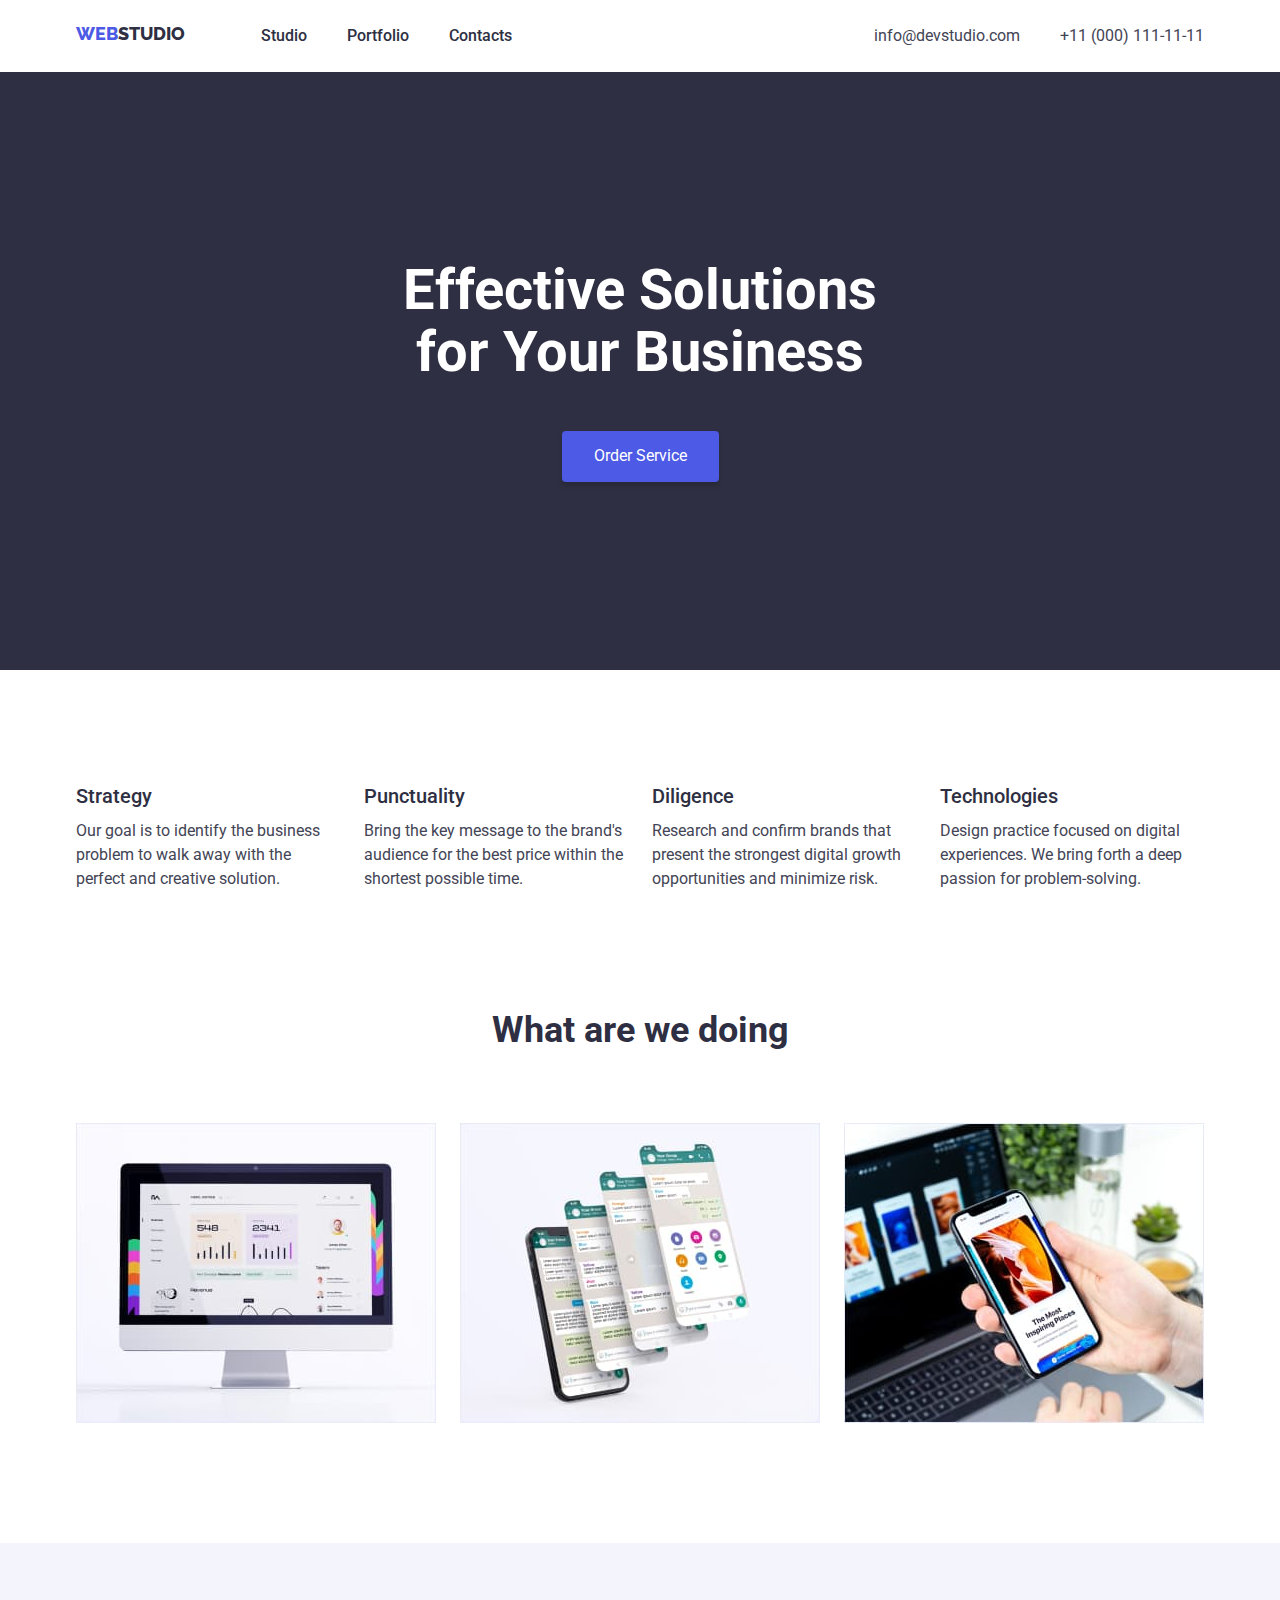
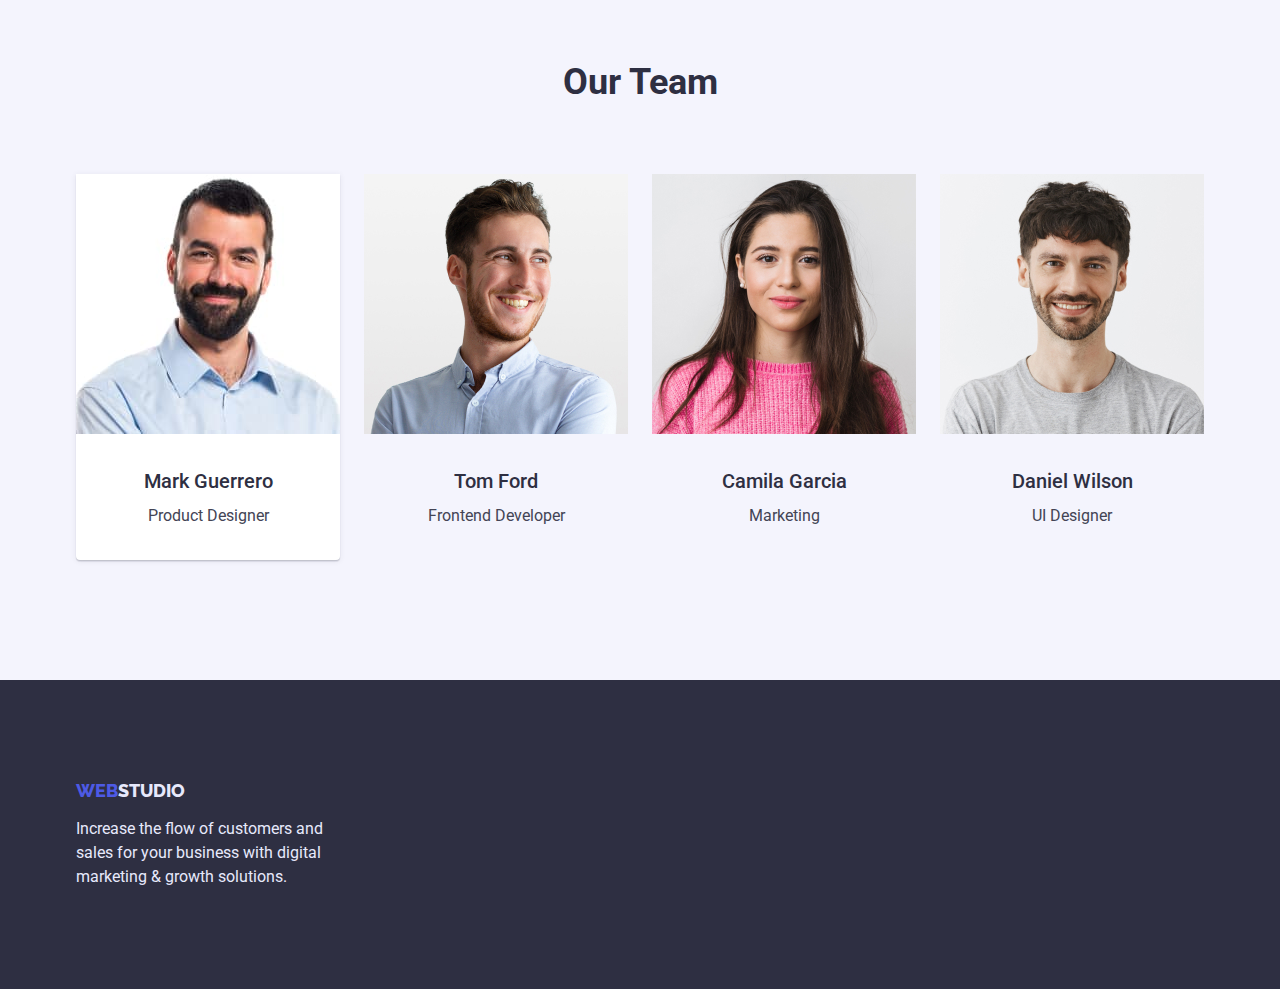
<file: index.html>
<!DOCTYPE html>
<html lang="en">

<head>
    <meta charset="UTF-8">
    <meta http-equiv="X-UA-Compatible" content="IE=edge">
    <meta name="viewport" content="width=device-width, initial-scale=1.0">
    <title>Web Studio</title>
    <link rel="stylesheet" href="https://cdnjs.cloudflare.com/ajax/libs/modern-normalize/1.0.0/modern-normalize.min.css" />
    <link rel="preconnect" href="https://fonts.googleapis.com">
    <link rel="preconnect" href="https://fonts.gstatic.com" crossorigin>
    <link
        href="https://fonts.googleapis.com/css2?family=Raleway:wght@800&family=Roboto:wght@400;500;700;900&display=swap"
        rel="stylesheet">
    <link rel="stylesheet" href="style.css">
</head>

<body>

    <!-- /////////////////header -->
    <header class="header">
        <div class="container header-container">
            <nav>
                <a class="logo link" href="./index.html">Web<span>Studio</span></a>
                <ul class="nav-list">
                    <li class="nav-item"><a class="header-link link" href="./index.html">Studio</a></li>
                    <li class="nav-item"><a class="header-link link" href="./portfolio.html">Portfolio</a></li>
                    <li class="nav-item"><a class="header-link link" href="">Contacts</a></li>
                </ul>
            </nav>
            <address>
                <ul class="address-list">
                    <li class="address-item"><a class="header-link link"
                            href="mailto:info@devstudio.com">info@devstudio.com</a></li>
                    <li class="address-item"><a class="header-link link" href="tel:+110001111111">+11 (000) 111-11-11</a>
                    </li>
                </ul>
            </address>
        </div>
    </header>

    <!-- ///////////////////////main -->
    <main>

        <!--//////////////////// hero  -->
        <section class="hero-section">
            <div class="container">
                <h1 class="main-title">Effective Solutions for Your Business</h1>
                <button class="hero-btn btn" type="button">Order Service</button>
            </div>
        </section>

        <!--//////////////////// Our features  -->
        <section class="section">
            <div class="container our_features-container">
                <h2 class="tier2-title our_features-title">Our features</h2>
                <ul class="wrapper-list our_features-list">
                    <li  class="our_features-item">
                        <h3 class="tier3-title">
                            Strategy
                        </h3>
                        <p class="text">
                            Our goal is to identify the business
                            problem to walk away with the perfect and creative solution.
                        </p>
                    </li>
                    <li class="our_features-item">
                        <h3 class="tier3-title">
                            Punctuality
                        </h3>
                        <p class="text">
                            Bring the key message to the brand's audience for the best price within the shortest possible
                            time.
                        </p>
                    </li>
                    <li class="our_features-item">
                        <h3 class="tier3-title">
                            Diligence
                        </h3>
                        <p class="text">
                            Research and confirm brands that present the strongest digital growth opportunities and minimize
                            risk.
                        </p>
                    </li>
                    <li class="our_features-item">
                        <h3 class="tier3-title">
                            Technologies
                        </h3>
                        <p class="text">
                            Design practice focused on digital experiences. We bring forth a deep passion for
                            problem-solving.
                        </p>
                    </li>
                </ul>
            </div>
        </section>

        <!--//////////////////// what-we-do  -->
        <section class="section">
            <div class="container">
                <h2 class="tier2-title">What are we doing</h2>
                <ul class="wrapper-list">
                    <li><img src="./images/workflow-1.jpg" alt="workflow photo" width="360"></li>
                    <li><img src="./images/workflow-2.jpg" alt="workflow photo" width="360"></li>
                    <li><img src="./images/workflow-3.jpg" alt="workflow photo" width="360"></li>
                </ul>
            </div>
        </section>

        <!--//////////////////// our-team  -->
        <section class="section our_team-section">
            <div class="container">
                <h2 class="tier2-title">Our Team</h2>
                <ul class="our_team-list wrapper-list">
                    <li class="our_team-item">
                        <img src="./images/photo-1.jpg" alt="employee photo" width="264">
                        <div class="our_team-card-content">
                            <h3 class="tier3-title">Mark Guerrero</h3>
                            <p class="text">Product Designer</p>
                        </div>
                    </li>
                    <li>
                        <img src="./images/photo-2.jpg" alt="employee photo" width="264">
                        <div class="our_team-card-content">
                            <h3 class="tier3-title">Tom Ford</h3>
                            <p class="text">Frontend Developer</p>
                        </div>
                    </li>
                    <li>
                        <img src="./images/photo-3.jpg" alt="employee photo" width="264">
                        <div class="our_team-card-content">
                            <h3 class="tier3-title">Camila Garcia</h3>
                            <p class="text">Marketing</p>
                        </div>
                    </li>
                    <li>
                        <img src="./images/photo-4.jpg" alt="employee photo" width="264">
                        <div class="our_team-card-content">
                            <h3 class="tier3-title">Daniel Wilson</h3>
                            <p class="text">UI Designer</p>
                        </div>
                    </li>
                </ul>
            </div>
        </section>
    </main>

    <!-- ////////////////////footer  -->
    <footer class="footer">
        <div class="container">
            <a class="logo link" href="./index.html">Web<span>Studio</span></a>
            <p class="footer-text">Increase the flow of customers and sales for your business with digital marketing &
                growth solutions.</p>
        </div>
    </footer>
</body>

</html>
</file>
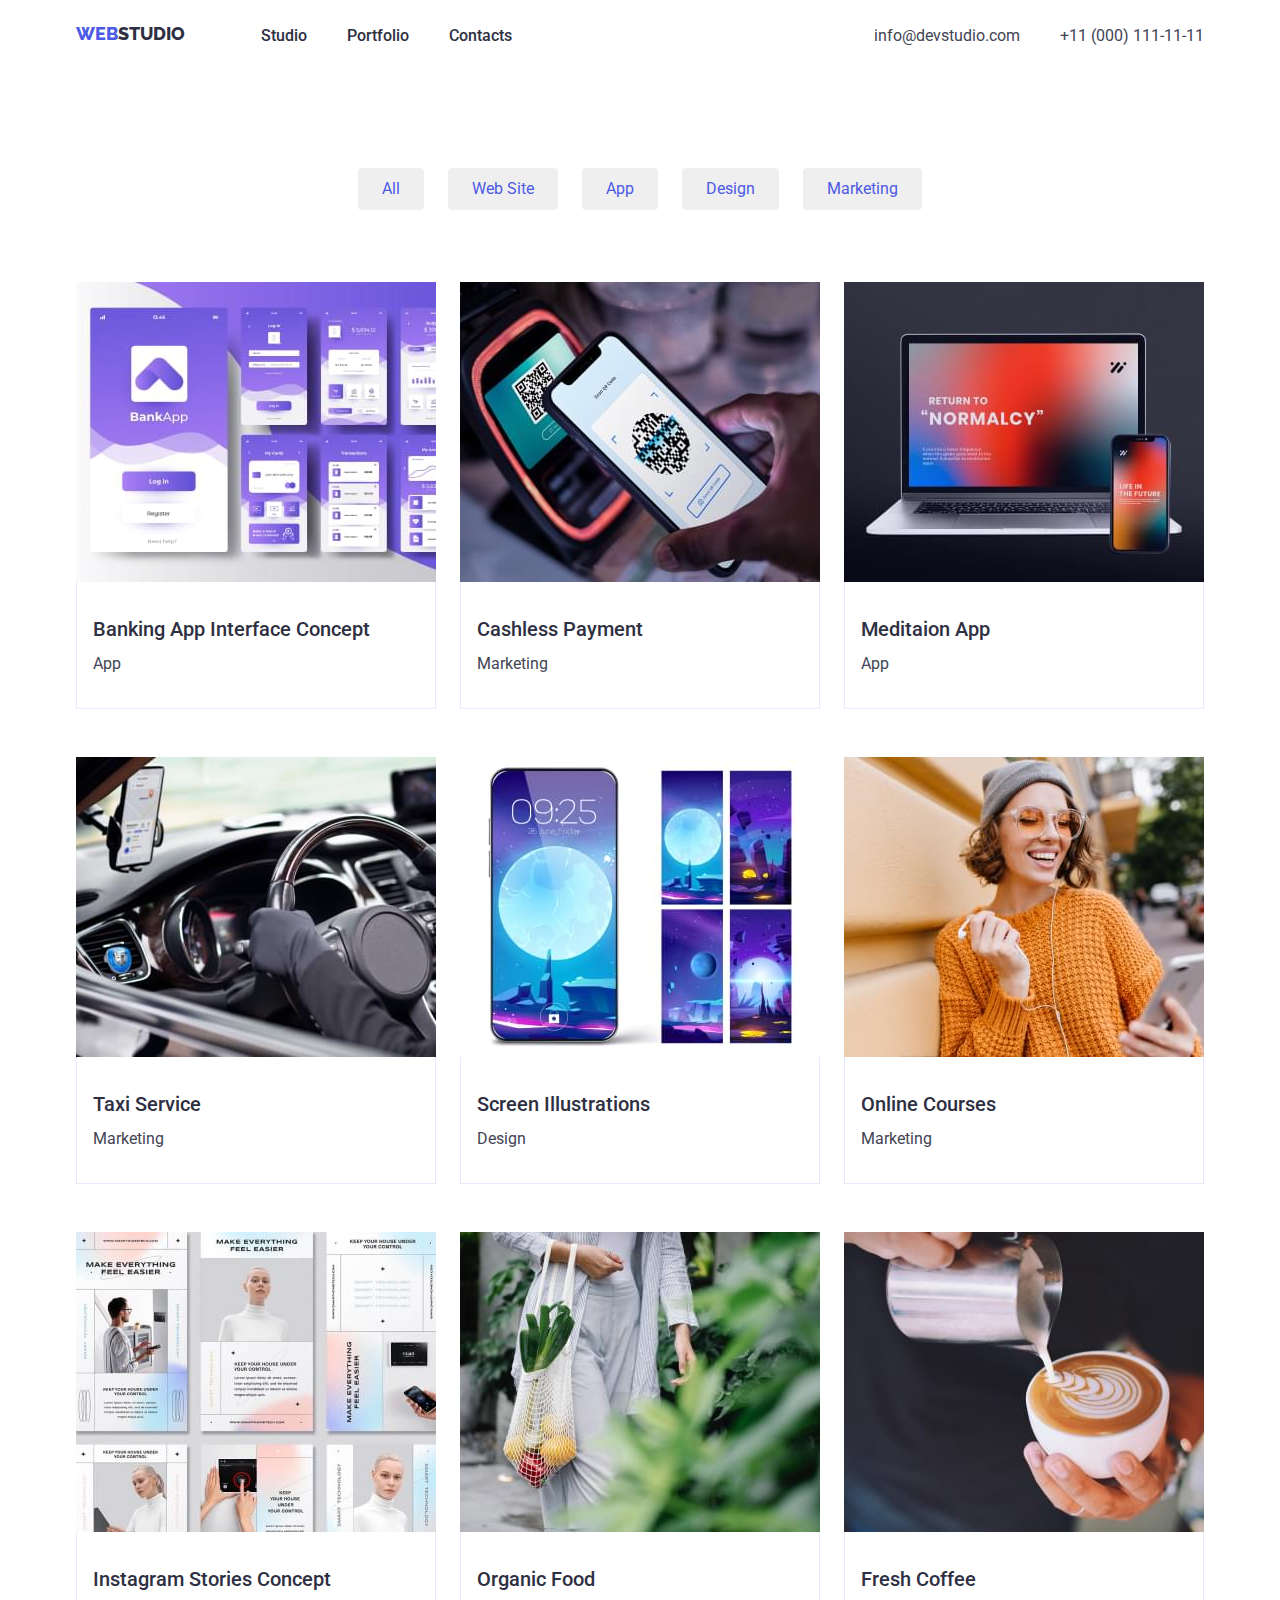
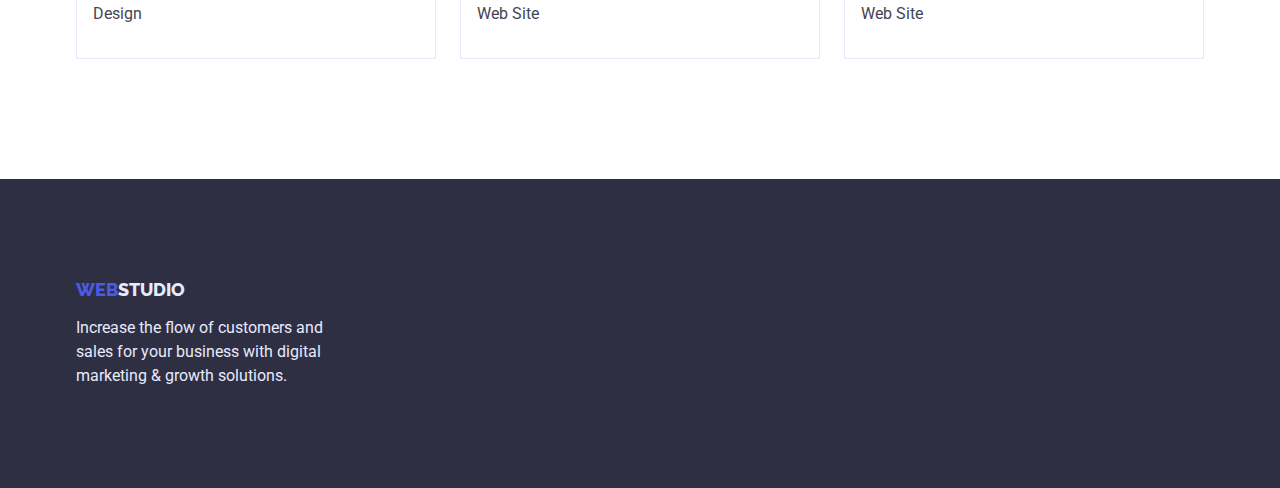
<file: portfolio.html>
<!DOCTYPE html>
<html lang="en">

<head>
    <meta charset="UTF-8">
    <meta http-equiv="X-UA-Compatible" content="IE=edge">
    <meta name="viewport" content="width=device-width, initial-scale=1.0">
    <title>WebStudio</title>
    <link rel="stylesheet" href="https://cdnjs.cloudflare.com/ajax/libs/modern-normalize/1.0.0/modern-normalize.min.css" />
    <link rel="preconnect" href="https://fonts.googleapis.com"><link rel="preconnect" href="https://fonts.gstatic.com" crossorigin>
    <link href="https://fonts.googleapis.com/css2?family=Raleway:wght@800&family=Roboto:wght@400;500;700;900&display=swap" rel="stylesheet">
    <link rel="stylesheet" href="style.css"> 
</head>    
<body>
    
    <!-- /////////////////header -->
    <header class="header">
        <div class="container header-container">
            <nav>
                <a class="logo link" href="./index.html">Web<span>Studio</span></a>
                <ul class="nav-list">
                    <li class="nav-item"><a class="header-link link" href="./index.html">Studio</a></li>
                    <li class="nav-item"><a class="header-link link" href="./portfolio.html">Portfolio</a></li>
                    <li class="nav-item"><a class="header-link link" href="">Contacts</a></li>
                </ul>
            </nav>
            <address>
                <ul class="address-list">
                    <li class="address-item"><a class="header-link link"
                            href="mailto:info@devstudio.com">info@devstudio.com</a></li>
                    <li class="address-item"><a class="header-link link" href="tel:+110001111111">+11 (000) 111-11-11</a>
                    </li>
                </ul>
            </address>
        </div>
    </header>

    <!-- ///////////////////////main -->
    <main class="main">
        <section class="section portfolio-section">

            <div class="container">
                <!-- /////////////////////////////tabs -->
                <ul class="tabs-list wrapper-list">
                    <li class="tab-item"><button class="tab-btn btn" type="button">All</button></li>
                    <li class="tab-item"><button class="tab-btn btn" type="button">Web Site</button></li>
                    <li class="tab-item"><button class="tab-btn btn" type="button">App</button></li>
                    <li class="tab-item"><button class="tab-btn btn" type="button">Design</button></li>
                    <li class="tab-item"><button class="tab-btn btn" type="button">Marketing</button></li>
                </ul>
                <!-- /////////////////////////////cards -->
                <ul class="cards-list">
                    <li class="card-item">
                        <img src="./images/Banking-App.jpg" alt="Banking-App" width="360">
                        <div class="portfolio_card-content">
                            <h3 class="tier3-title">Banking App Interface Concept</h3>
                            <p class="text">App</p>
                        </div>
                    </li>
                    <li class="card-item">
                        <img src="./images/Cashless-Payment.jpg" alt="Cashless-Payment" width="360">
                        <div class="portfolio_card-content">
                            <h3 class="tier3-title">Cashless Payment</h3>
                            <p class="text">Marketing</p>
                        </div>
                    </li>
                    <li class="card-item">
                        <img src="./images/Meditaion-App.jpg" alt="Meditaion-App" width="360">
                        <div class="portfolio_card-content">
                            <h3 class="tier3-title">Meditaion App</h3>
                            <p class="text">App</p>
                        </div>
                    </li>
                    <li class="card-item">
                        <img src="./images/Taxi-Service.jpg" alt="Taxi-Service" width="360">
                        <div class="portfolio_card-content">
                            <h3 class="tier3-title">Taxi Service</h3>
                            <p class="text">Marketing</p>
                        </div>
                    </li>
                    <li class="card-item">
                        <img src="./images/Screen-Illustrations.jpg" alt="Screen-Illustrations" width="360">
                        <div class="portfolio_card-content">
                            <h3 class="tier3-title">Screen Illustrations</h3>
                            <p class="text">Design</p>
                        </div>
                    </li>
                    <li class="card-item">
                        <img src="./images/Online-Courses.jpg" alt="Online-Courses" width="360">
                        <div class="portfolio_card-content">
                            <h3 class="tier3-title">Online Courses</h3>
                            <p class="text">Marketing</p>
                        </div>
                    </li>
                    <li class="card-item">
                        <img src="./images/Instagram-Stories.jpg" alt="Instagram-Stories" width="360">
                        <div class="portfolio_card-content">
                            <h3 class="tier3-title">Instagram Stories Concept</h3>
                            <p class="text">Design</p>
                        </div>
                    </li>
                    <li class="card-item">
                        <img src="./images/Organic-Food.jpg" alt="Organic-Food" width="360">
                        <div class="portfolio_card-content">
                            <h3 class="tier3-title">Organic Food</h3>
                            <p class="text">Web Site</p>
                        </div>
                    </li>
                    <li class="card-item">
                        <img src="./images/Fresh-Coffee.jpg" alt="Fresh-Coffee" width="360">
                        <div class="portfolio_card-content">
                            <h3 class="tier3-title">Fresh Coffee</h3>
                            <p class="text">Web Site</p>
                        </div>
                    </li>
                </ul>
            </div>
        </section>
    </main>

    <!-- ////////////////////footer  -->
    <footer class="footer">
        <div class="container">
            <a class="logo link" href="./index.html">Web<span>Studio</span></a>
            <p class="footer-text">Increase the flow of customers and sales for your business with digital marketing & growth solutions.</p>
        </div>
    </footer>
</body>
</html>
</file>
<file: style.css>
/* ///////////////////////base */

:root {
    --iris: #4D5AE5;
    --ocean: #404BBF;
    --navy-blue: #2E2F42;
    --slate: #434455;
    --white: #FFFFFF;
    --corn-flower: #E7E9FC;
    --cloud: #F4F4FD;
}

body {
    font-family: 'Roboto', sans-serif;
    line-height: 1.5;
    color: var(--slate);
}

.container {
    max-width: 1158px;
    margin: 0 auto;
    padding: 0 15px;
}

h1, h2, h3, h4, p, ul{
    margin: 0;
}

ul {
    padding: 0;
    list-style: none;
}

img {
    display: block;
}

.link {
    display: inline-block;
    text-decoration: none;
    color: inherit;
}

.tier2-title {
    margin-bottom: 72px;
    text-align: center;
    font-size: 36px;
    line-height: 1.1;
}

.main-title, .tier2-title {
    font-weight: 700;
}

.tier3-title {
    margin-bottom: 8px;
    font-size: 20px;
    font-weight: 500;
}

.tier2-title, .tier3-title {
    color: var(--navy-blue);
}

.text {
    color: var(--slate);
}

.btn {
    cursor: pointer;
    font-family: inherit;
}

.wrapper-list {
    display: flex;
    gap: 24px;
}

.section {
    padding-bottom: 120px;
}

/* ///////////////////////////////////////////index */

/* ///////////////////////////////////////////header */

.header {
    padding: 24px 0;
}

.header-container {
    display: flex;
    justify-content: space-between;
}

.logo {
    margin-right: 76px;
    font-family: 'Raleway', sans-serif;
    text-transform: uppercase;
    color: var(--iris);
    font-size: 18px;
    line-height: 1.1;
    font-weight: 800;
}

.header .logo span {
    color: var(--navy-blue);
}

.header-link:hover, .header-link:focus {
    color: var(--ocean);
}

nav {
    display: flex;
}

.nav-list {
    display: flex;
    gap: 40px;
}

.address-list {
    display: flex;
    gap: 40px;
}

.nav-item {
    color: var(--navy-blue);
    font-weight: 500;
}

.address-item {
    color: var(--slate);
    font-style: normal;
}

/*/////////////////////////////////////// hero-section  */

.hero-section {
    padding: 188px 0;
    background-color: var(--navy-blue);
}

.main-title {
    text-align: center;
}

.main-title, .hero-btn {
    margin: 0 auto;
}

.main-title {
    margin-bottom: 48px;
    width: 494px;
    color: var(--white);
    font-size: 56px;
    line-height: 1.1;
}

.hero-btn {
    display: block;
    padding: 16px 32px;
    background-color: var(--iris);
    color: var(--white);
    box-shadow: 0px 4px 4px rgba(0, 0, 0, 0.15);
    border-radius: 4px;
    border: none;
}

.hero-btn:hover, .hero-btn:focus{
    background-color: var(--ocean);
    color: var(--white);
}

/*/////////////////////////////// our_features */

.our_features-section {
    padding-top: 120px;
}

.our_features-title {
    visibility: hidden;
}

.our_features-item {
    flex-basis: calc((100% - 72px) / 4);
}

/*///////////////////////////// our-team */

.our_team-section {
    padding-top: 120px;
    background-color: var(--cloud);
}

.our_team-list {
    text-align: center;
}

.our_team-item {
    background-color: var(--white);
    box-shadow: 0px 1px 6px rgba(46, 47, 66, 0.08), 0px 1px 1px rgba(46, 47, 66, 0.16), 0px 2px 1px rgba(46, 47, 66, 0.08);
    border-radius: 0px 0px 4px 4px;
}

.our_team-card-content {
    padding: 32px 0;
}

/* //////////////////////////portfolio */

.portfolio-section {
    padding-top: 96px;
}

.tabs-list {
    justify-content: center;
    margin-bottom: 72px;
}

.tab-item {
    color: var(--iris);
    font-weight: 500;
}

.tab-btn {
    padding: 12px 24px;
    border-radius: 4px;
    border: none;
    color: var(--iris);
    font-family: 'Roboto', sans-serif;
}

.tab-btn:hover, .tab-btn:focus {
    background-color: var(--ocean);
    color: var(--white);
}

.cards-list {
    display: flex;
    flex-wrap: wrap;
    row-gap: 48px;
    column-gap: 24px;
}

.card-item {
    flex-basis: calc((100% - 48px) / 3);
}

.portfolio_card-content {
    padding-top: 32px;
    padding-bottom: 32px;
    padding-left: 16px;
    border: 1px solid var(--corn-flower);
    border-top: none;
}

/*//////////////////////////////////////// fotter  */
.footer .logo span {
    color: var(--corn-flower);
}

.footer .logo {
    margin-bottom: 16px;
}

.footer {
    padding: 100px 0;
    background-color: var(--navy-blue);
}

.footer-text {
    width: 264px;
    color: var(--corn-flower);
}
</file>
